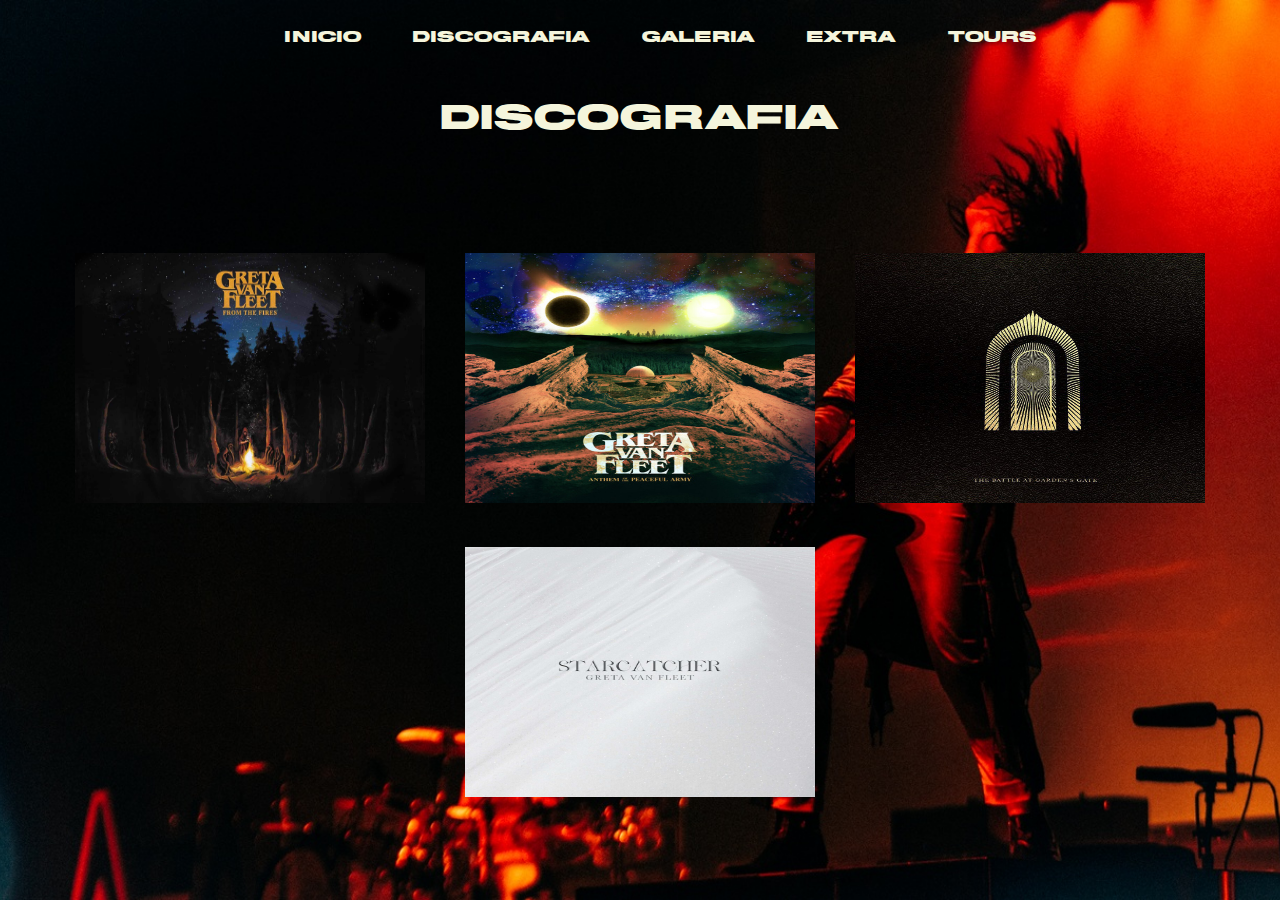
<file: discografia.html>
<!DOCTYPE html>
<html lang="en">
<head>
    <meta charset="UTF-8">
    <meta name="viewport" content="width=device-width, initial-scale=1.0">
    <meta http-equiv="X-UA-Compatible" content="IE=7">
    <link rel="stylesheet" href="styles.css">
    <title>Document</title>
</head>
<body class="body2">
    <header>
        <nav>
            <ul>
                <li><a href="index.html" class="botones">INICIO</a></li>
                <li><a href="discografia.html" class="botones">DISCOGRAFIA</a></li>
                <li><a href="galeria.html" class="botones">GALERIA</a></li>
                <li><a href="novedades.html" class="botones">EXTRA</a></li>
                <li><a href="tours.html" class="botones">TOURS</a></li>
            </ul>
        </nav>
    </header>  
    
    <main>
        <h2>DISCOGRAFIA</h2>
    </main>
<section>
<div class="a1"><a href="https://open.spotify.com/intl-es/album/6uSnHSIBGKUiW1uKQLYZ7w?si=dbg8a2FrSVGw30vPpQ81Og"><img src="img disc/From the fires 1.jpg" alt="tapa del primer disco"></div>
<div class="a2"></div><a href="https://open.spotify.com/intl-es/album/7zeCZY6rQRufc8IHGKyXGX?si=DPYu-h9XQyaHzF9q1OaZ3Q"><img src="img disc/Anthe for the peaceful army 2.jpg" alt="tapa del segundo disco"></div>
<div class="a3"></div><a href="https://open.spotify.com/intl-es/album/7kjLKy9JLbwM9F7eDQEnd2?si=B67mV8yHRa66UEoEWrY5Qw"><img src="img disc/The battle at gardens gate 3.jpg" alt="tapa del tercer disco"></div>
<div class="a4"></div><a href="https://open.spotify.com/intl-es/album/7i1NJXQNNFZPyjE0W3GPgE?si=afTckbH6TSuImHbBxSb9XQ"><img src="img disc/Starcatcher 4.jpg" alt="tapa del cuarto disco"></div>
</section>




</body>
</html>
</file>
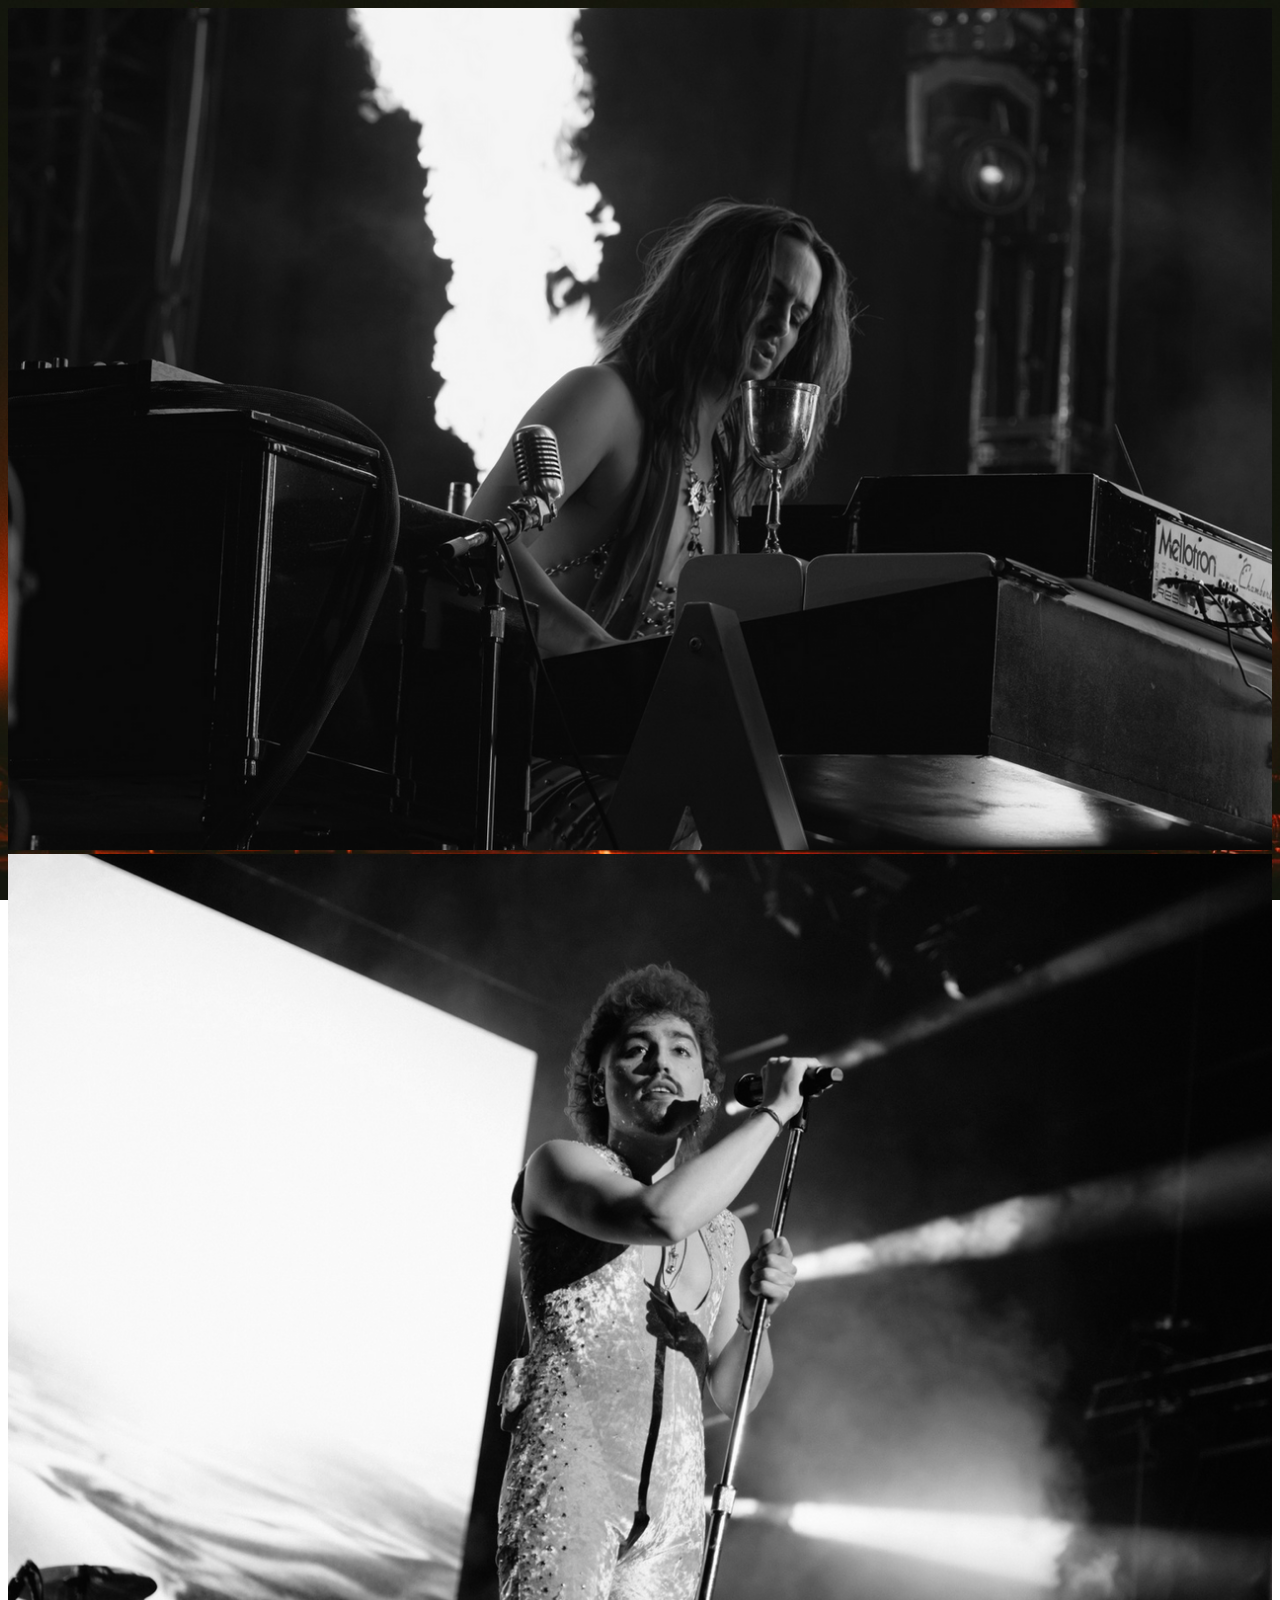
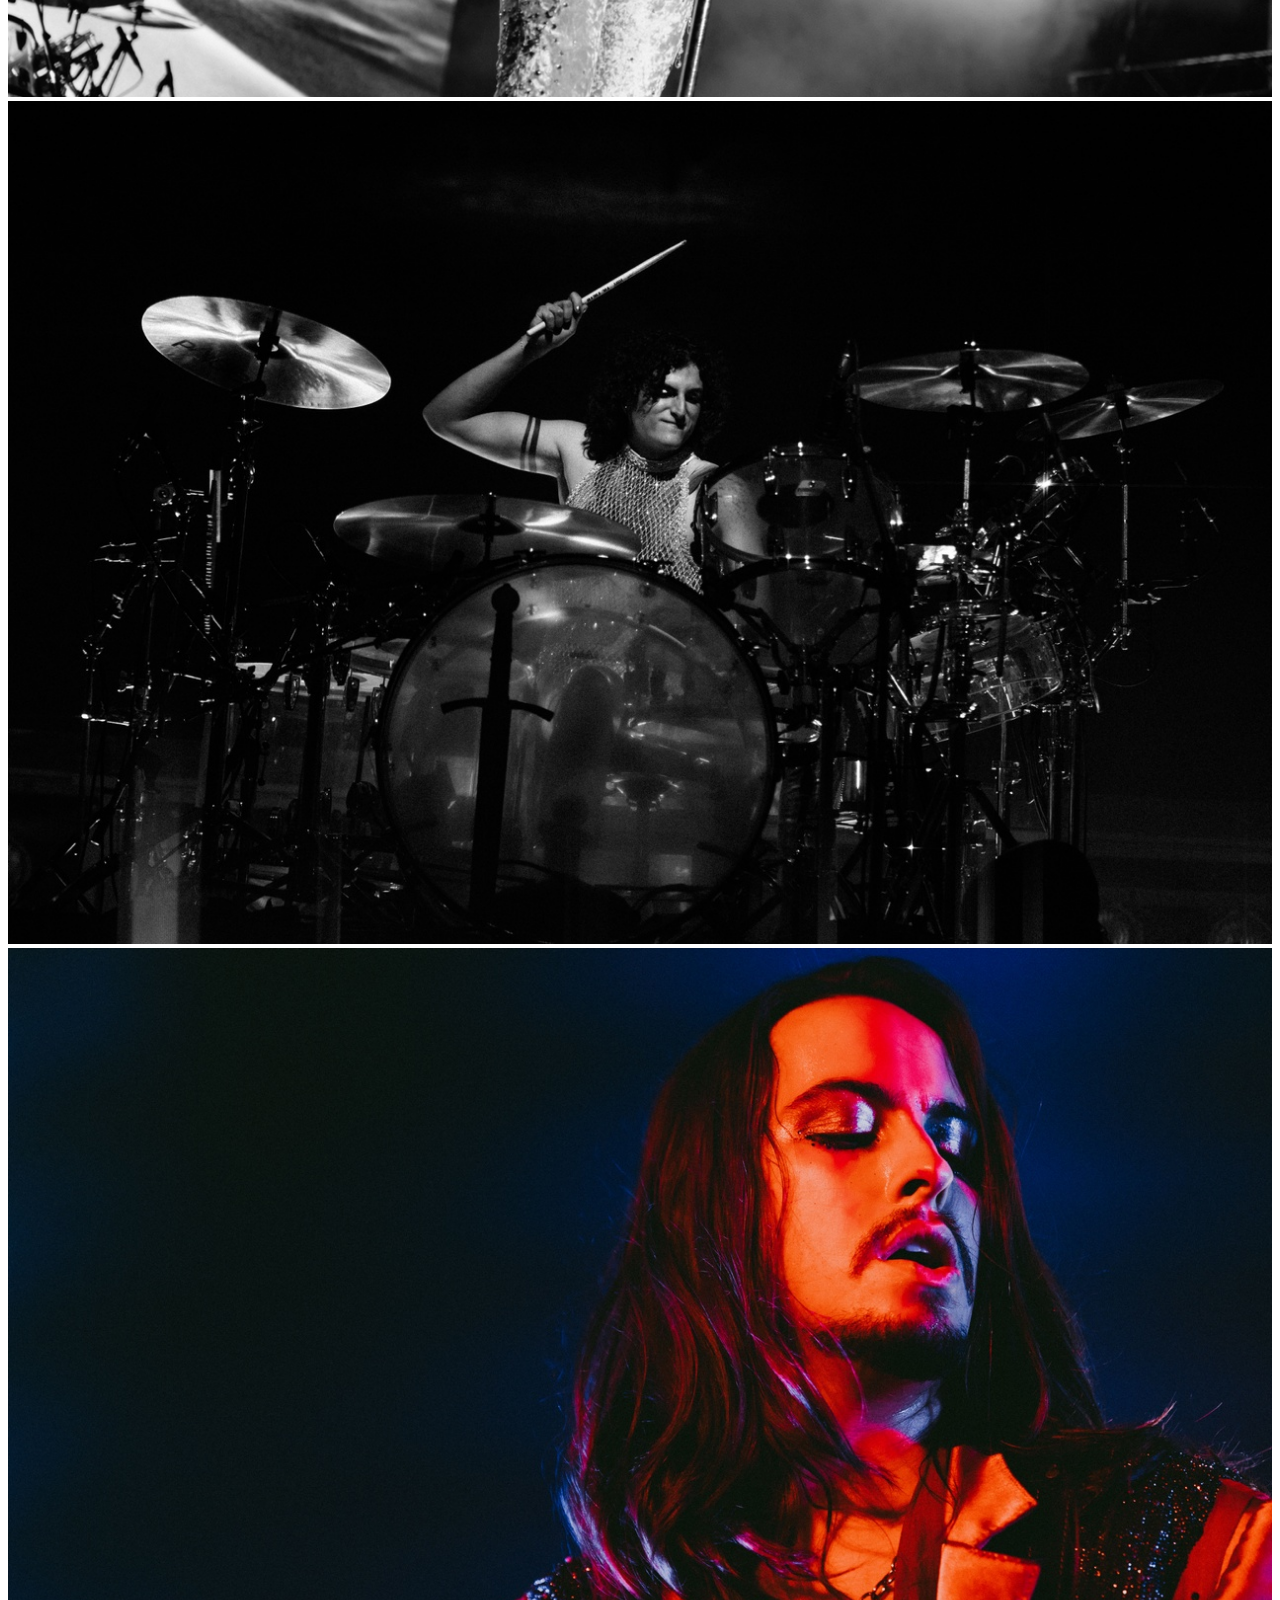
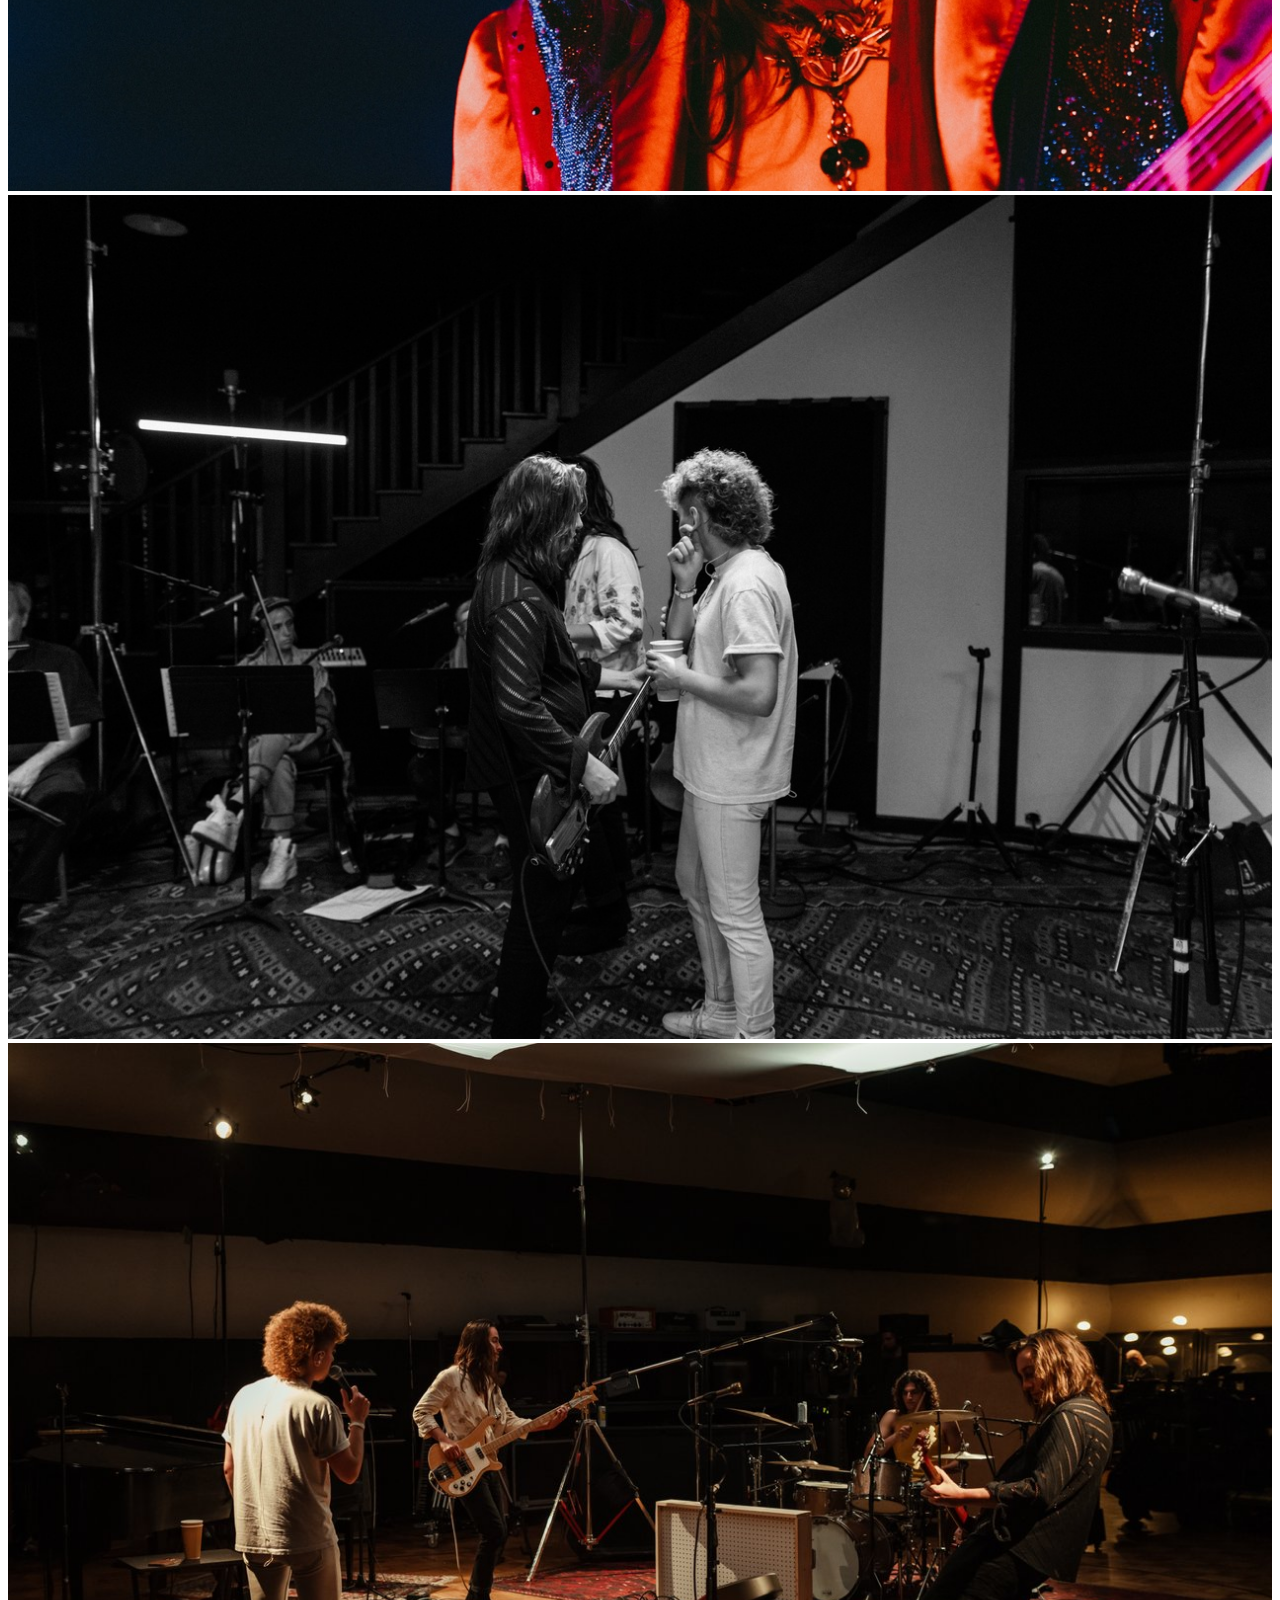
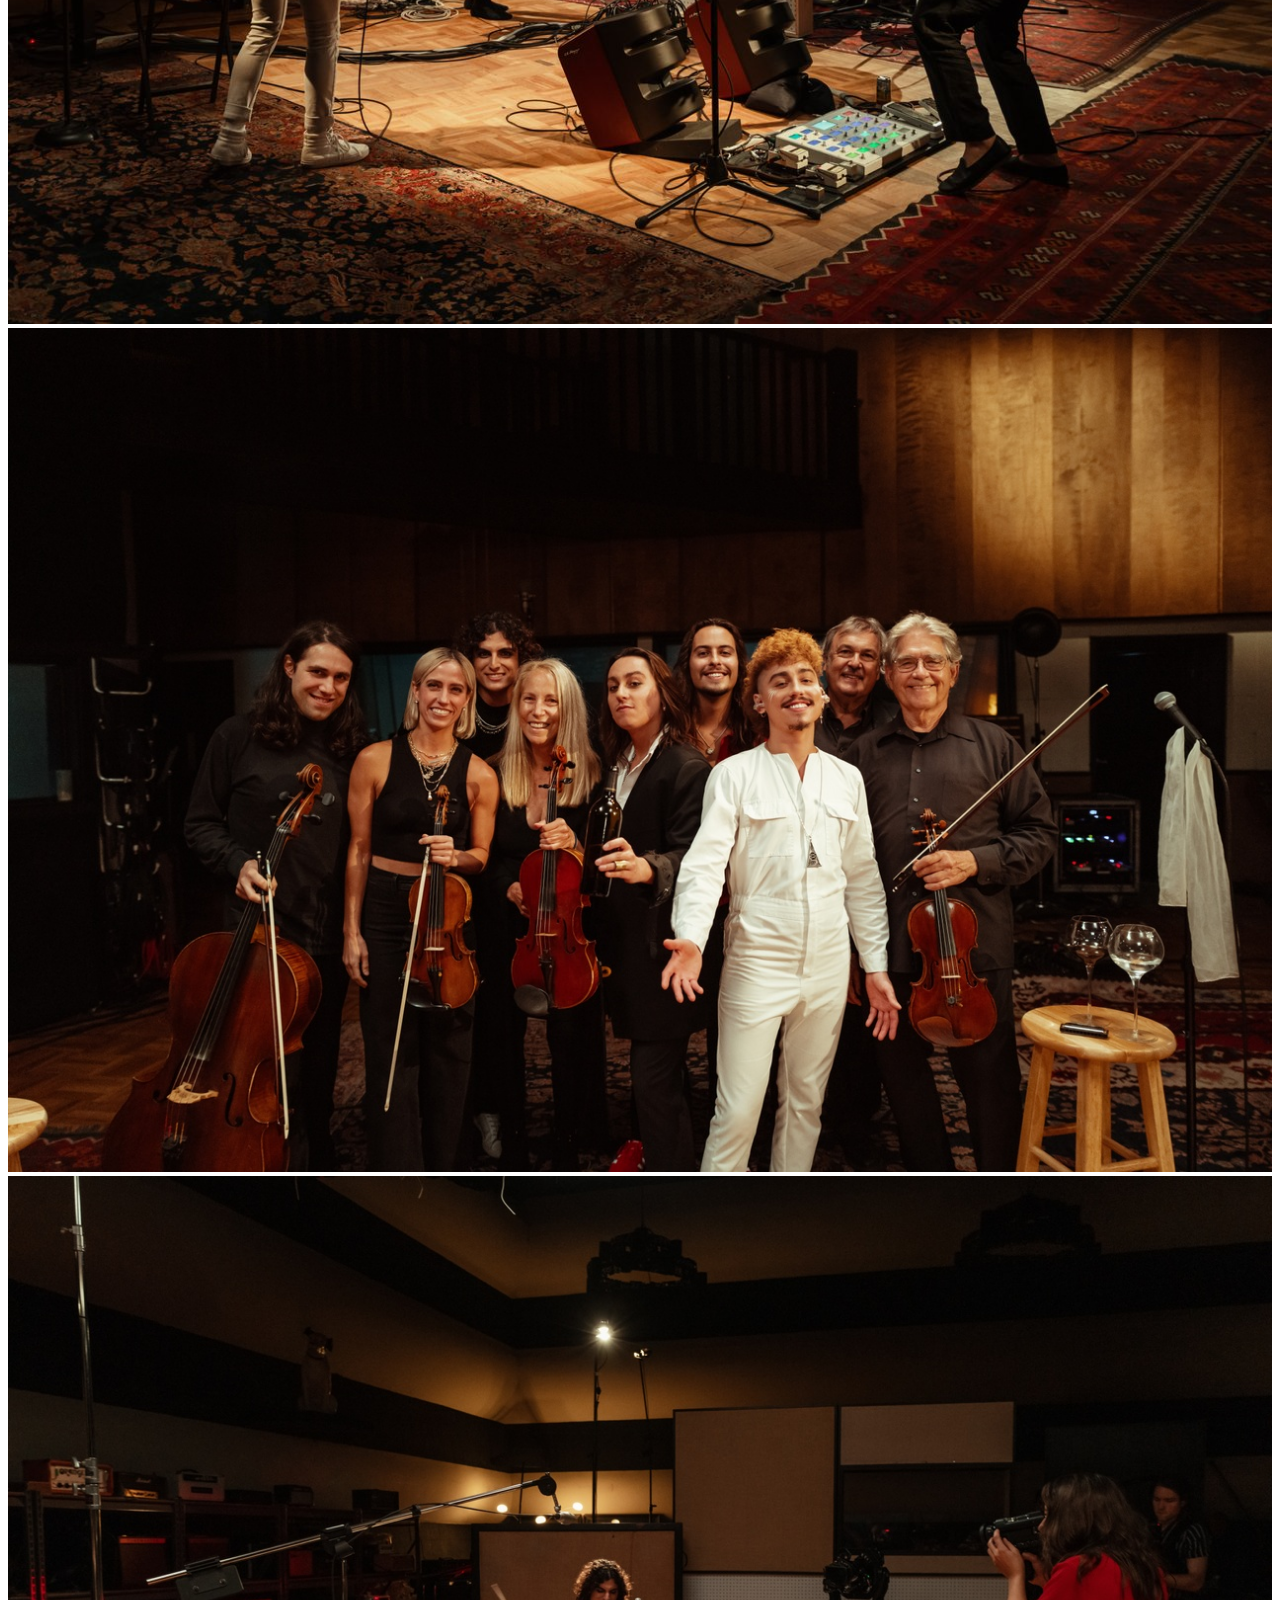
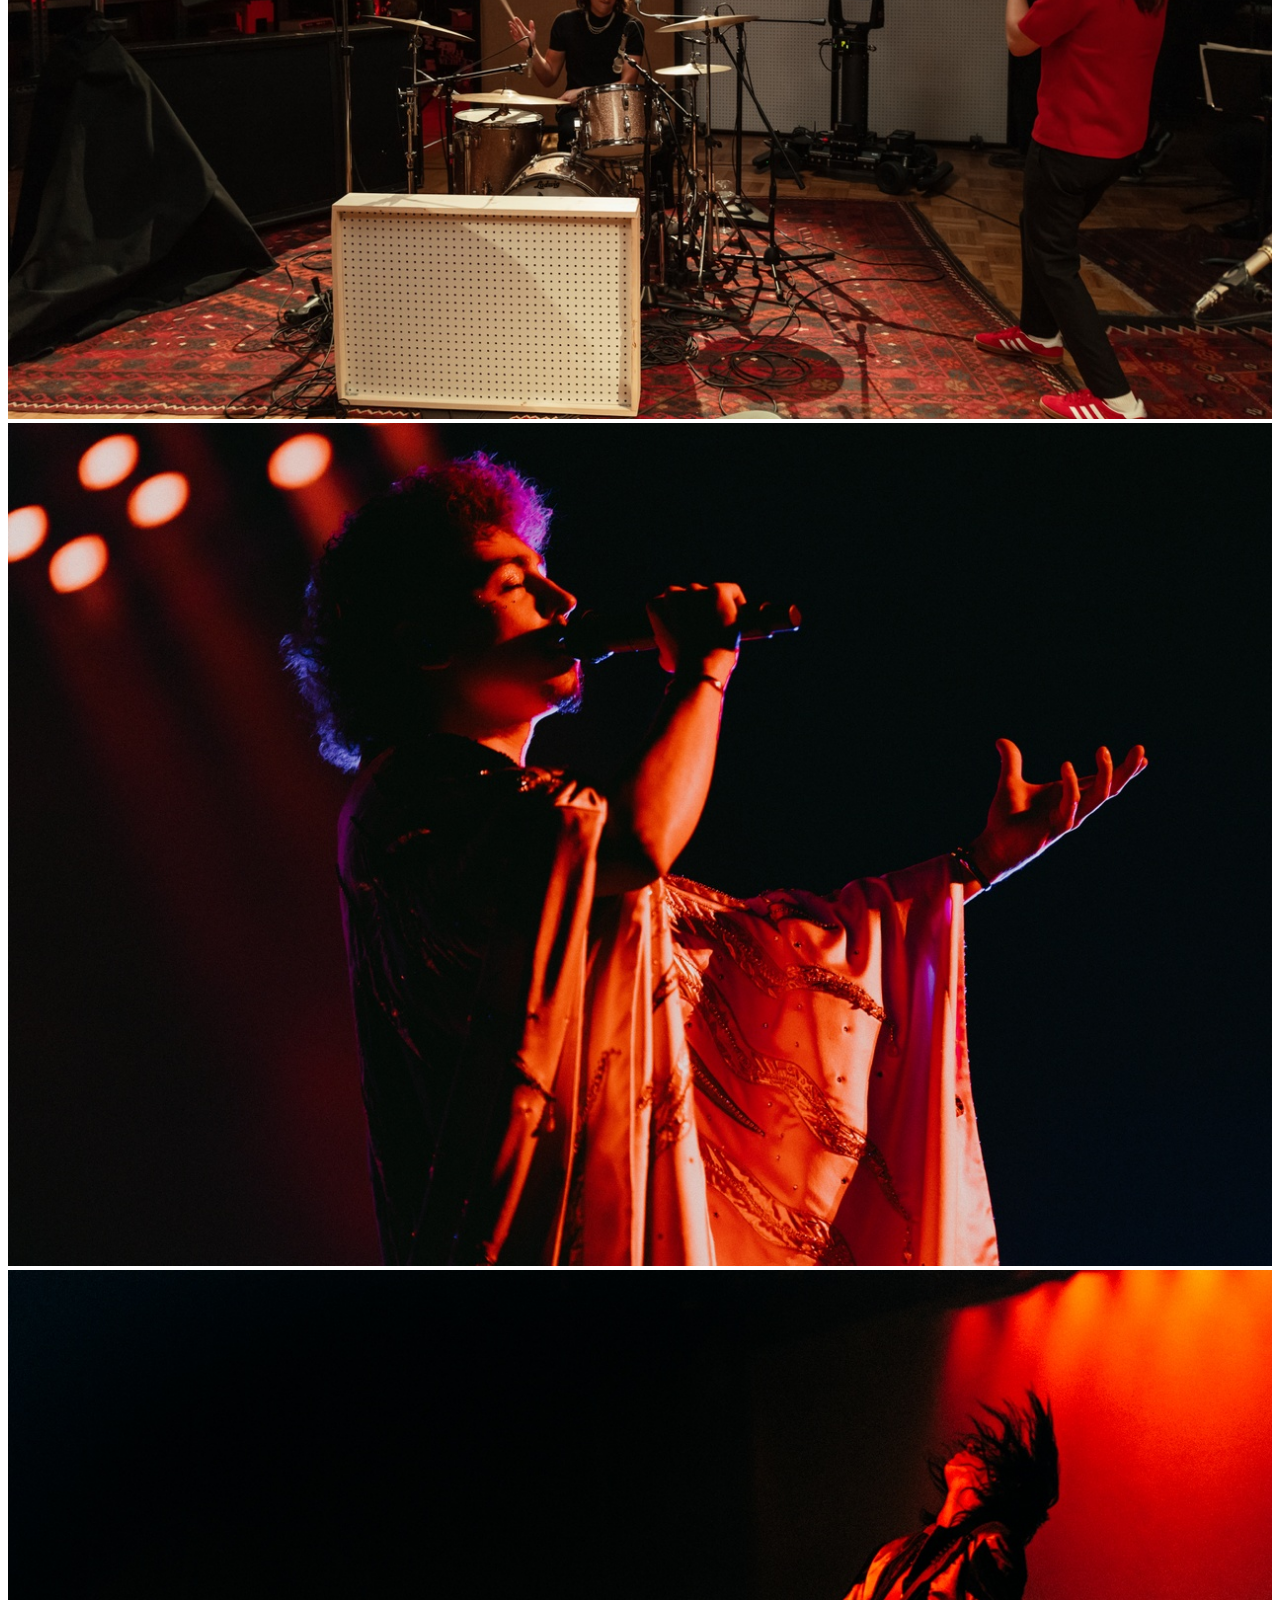
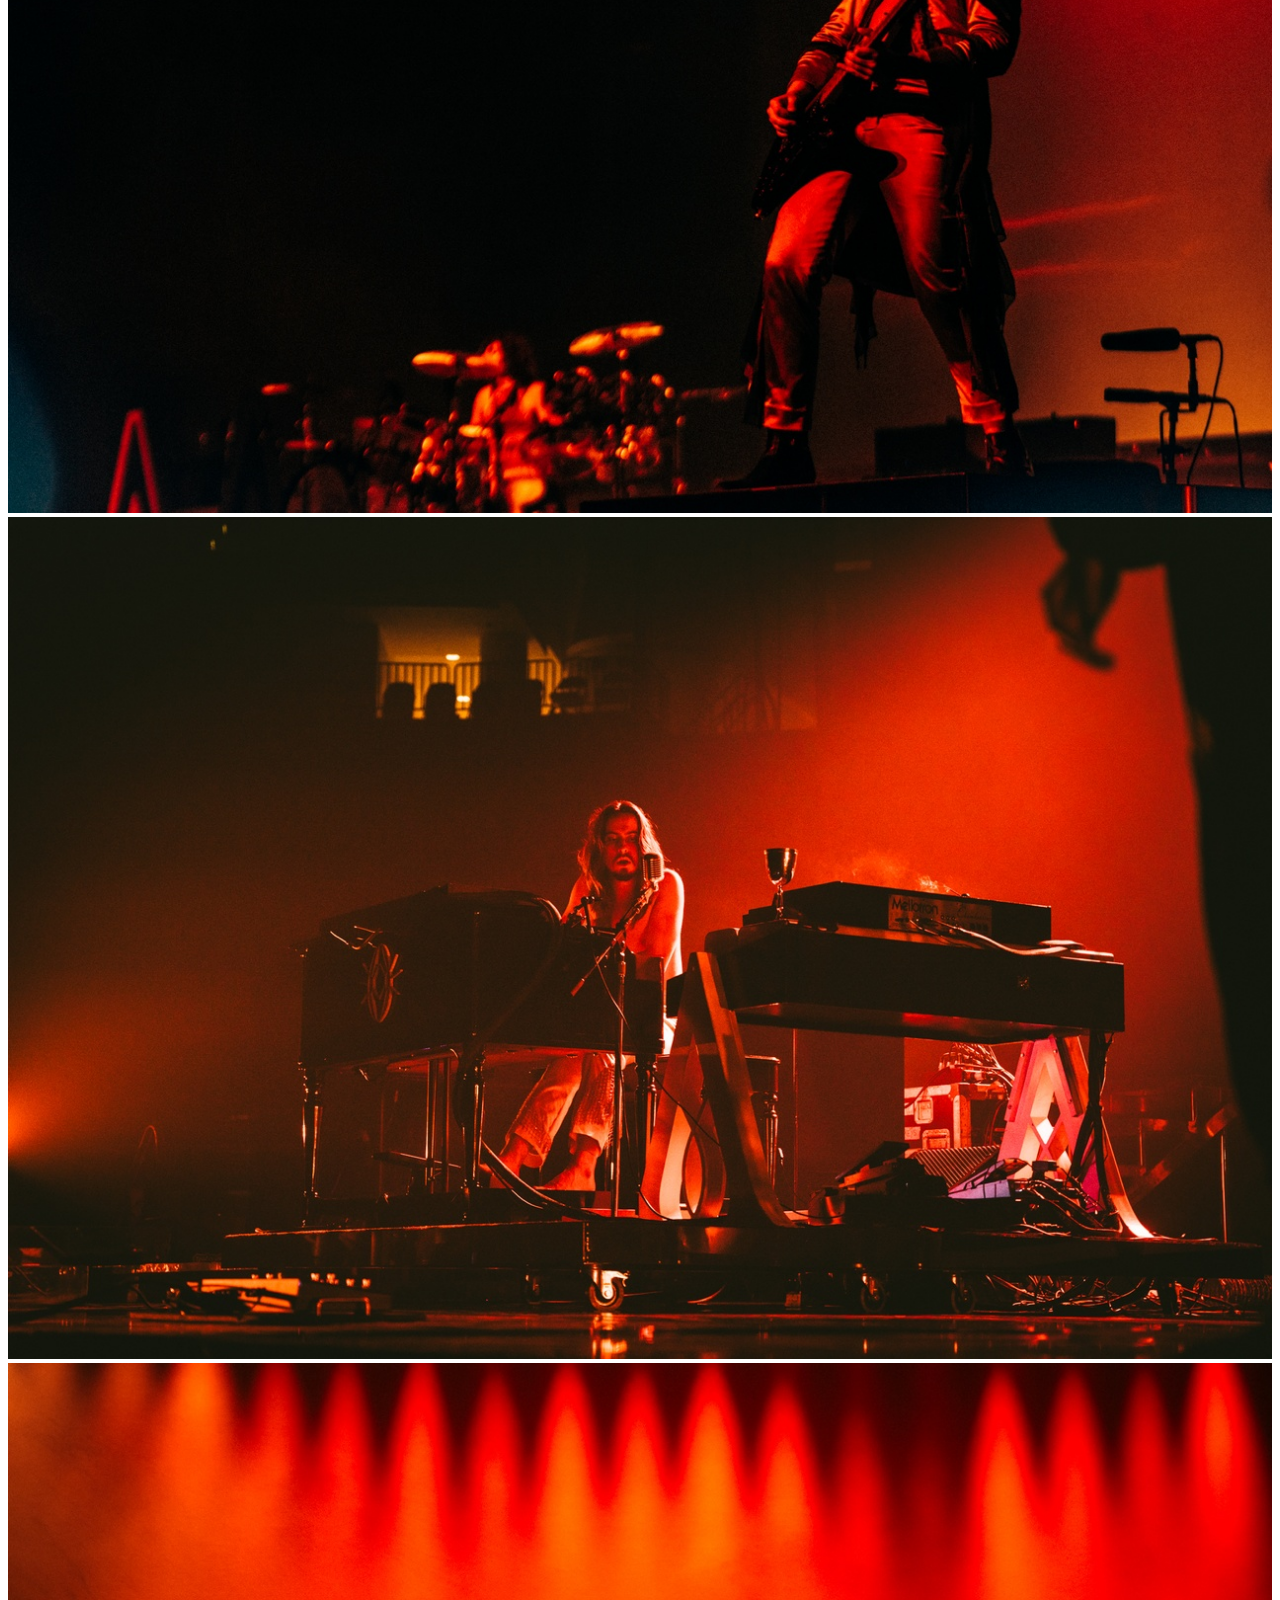
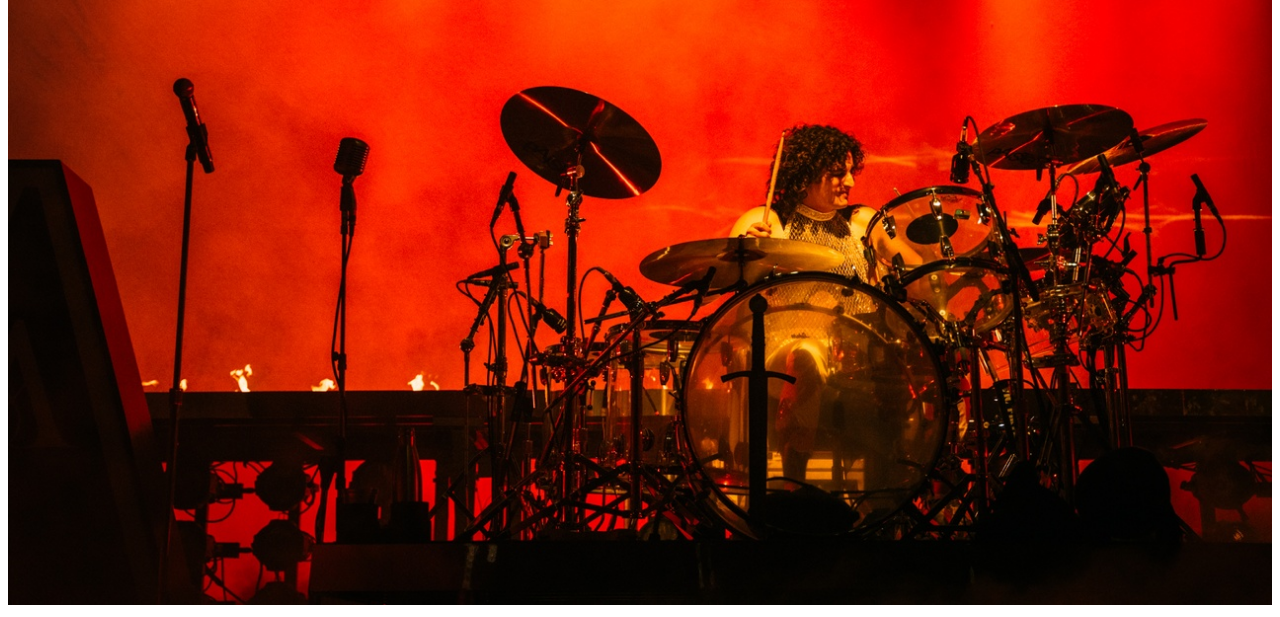
<file: galeria.html>
<!DOCTYPE html>
<html lang="en">

<head>
    <meta charset="UTF-8">
    <meta name="viewport" content="width=device-width, initial-scale=1.0">
    <meta http-equiv="X-UA-Compatible" content="IE=7">
    <link rel="stylesheet" href="styles.css">
    <title>Galeria</title>
    
</head>

<body class="body3">


<div class="gal"> 
<img src="imgs/1.png" alt="foto de la banda">
<img src="imgs/2.png" alt="foto de la banda">
<img src="imgs/3.jpeg" alt="foto de la banda">
<img src="imgs/4.jpeg" alt="foto de la banda">
<img src="imgs/6.jpeg" alt="foto de la banda">
<img src="imgs/7.jpeg" alt="foto de la banda">
<img src="imgs/8.jpeg" alt="foto de la banda">
<img src="imgs/9.jpeg" alt="foto de la banda">
<img src="imgs/Body1.jpeg" alt="foto de la banda">
<img src="imgs/Body2.jpeg" alt="foto de la banda">
<img src="imgs/Body3.jpeg" alt="foto de la banda">
<img src="imgs/Body4.jpeg" alt="foto de la banda">
</div>  
</body>

</html>
</file>
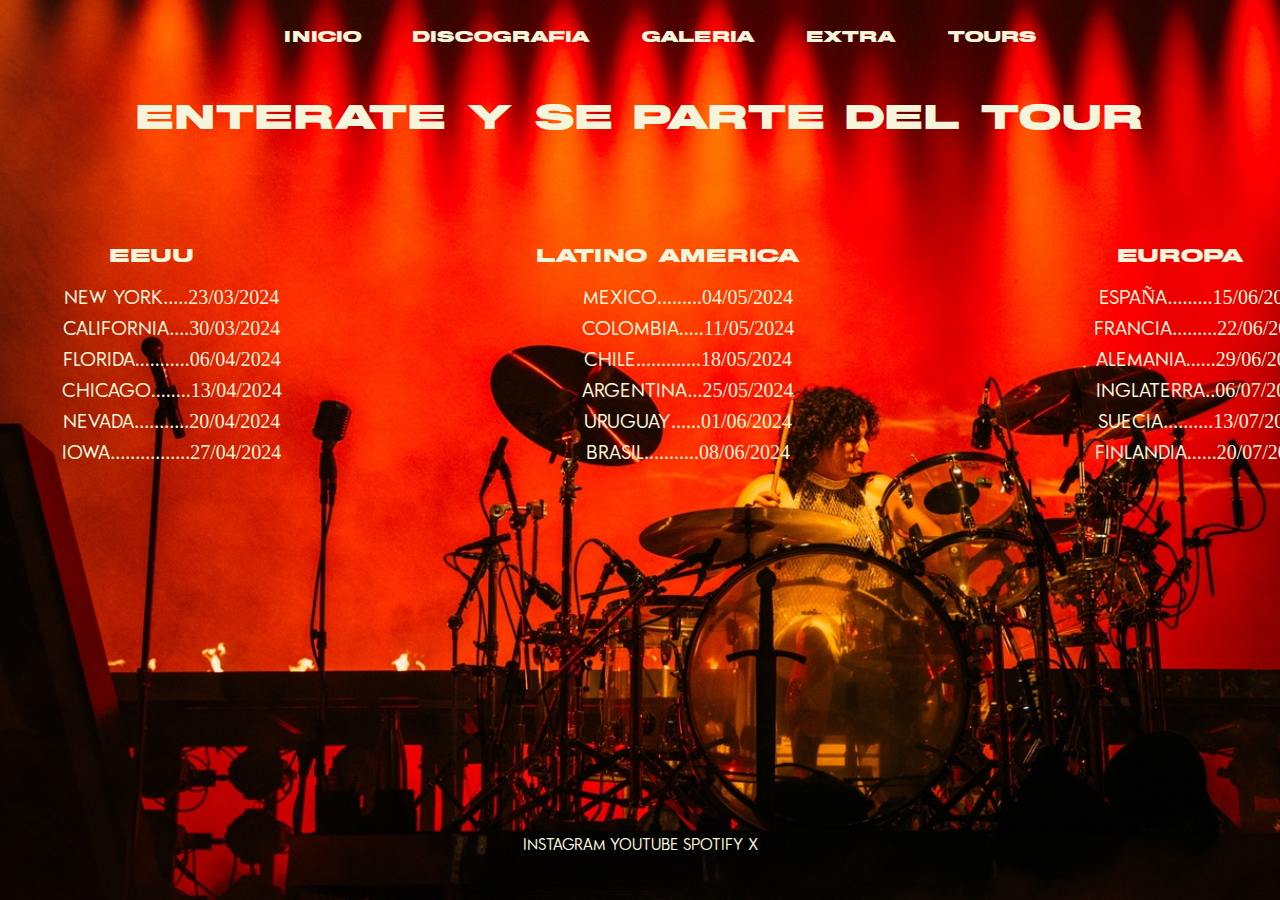
<file: tours.html>
<!DOCTYPE html>
<html lang="en">
<head>
    <meta charset="UTF-8">
    <meta name="viewport" content="width=device-width, initial-scale=1.0">
    <meta http-equiv="X-UA-Compatible" content="IE=7">
    <link rel="stylesheet" href="styles.css">
    <title>Tours</title>
</head>
<body class="body5">
    <header>
        <nav>
            <ul>
                <li><a href="index.html" class="botones">INICIO</a></li>
                <li><a href="discografia.html" class="botones">DISCOGRAFIA</a></li>
                <li><a href="galeria.html" class="botones">GALERIA</a></li>
                <li><a href="novedades.html" class="botones">EXTRA</a></li>
                <li><a href="tours.html" class="botones">TOURS</a></li>
            </ul>
        </nav>
    </header>

<main>
    <h2>ENTERATE Y SE PARTE DEL TOUR</h2>
</main>
<div class="contenedor">
<div>

</div> 
     <div><H3>EEUU</H3>
        <ul>
            <li>NEW YORK.....23/03/2024</li>
            <li>CALIFORNIA....30/03/2024</li>
            <li>FLORIDA...........06/04/2024</li>
            <li>CHICAGO........13/04/2024</li>
            <li>NEVADA...........20/04/2024</li>
            <li>IOWA................27/04/2024</li>
        </ul>
    </div>
<div>

</div>
    <div><h3>LATINO AMERICA</h3>
        <ul>
            <li>MEXICO.........04/05/2024</li>
            <li>COLOMBIA.....11/05/2024</li>
            <li>CHILE.............18/05/2024</li>
            <li>ARGENTINA...25/05/2024</li>
            <li>URUGUAY......01/06/2024</li>
            <li>BRASIL...........08/06/2024</li>
        </ul>
    </div>

<div>
</div>
     <div><h3>EUROPA</h3>
        <ul>
            <li>ESPAÑA.........15/06/2024</li>
            <li>FRANCIA.........22/06/2024</li>
            <li>ALEMANIA......29/06/2024</li>
            <li>INGLATERRA..06/07/2024</li>
            <li>SUECIA..........13/07/2024</li>
            <li>FINLANDIA......20/07/2024</li>
        </ul>
    </div>

</div>



<footer>
    <a href="https://www.instagram.com/gretavanfleet?utm_source=ig_web_button_share_sheet&igsh=ZDNlZDc0MzIxNw=="
        class="instagram">INSTAGRAM</a>
    <a href="https://www.youtube.com/@GretaVanFleet" class="youtube">YOUTUBE</a>
    <a href="https://open.spotify.com/intl-es/artist/4NpFxQe2UvRCAjto3JqlSl?si=U4x9JYztTxWo-k7qhEGykg"
        class="spotify">SPOTIFY</a>
    <a href="https://x.com/GretaVanFleet?s=20" class="X">X</a>
</footer>








    
</body>
</html>
</file>
<file: styles.css>
/*
*{
    margin: 0;
    padding: 0;
    box-sizing: border-box;}*/

@font-face {
    font-family: matroska;
    src: url(fonts/matroska-rppg6.ttf);}
@font-face {
    font-family: golane;
    src: url(fonts/GolaneRounded-Regular-BF65fbec836e931.otf);}

.body1{
    background-image: url(imgs/Body1.jpeg);
    background-position: center;
    background-repeat: no-repeat;
    background-attachment: fixed;
    background-size: cover;
  
    font-family: matroska;}
.body2{
    background-image: url(imgs/Body2.jpeg);
    background-position: center;
    background-repeat: no-repeat;
    background-attachment: fixed;
    background-size: cover;
    font-family: matroska;}
.body3{
    background-image: url(imgs/Body3.jpeg);
    background-position: center;
    background-repeat: no-repeat;
    background-attachment: fixed;
    background-size: cover;
    font-family: matroska;}
.body4{
    background-image: url(imgs/Body3.jpeg);
    background-position: center;
    background-repeat: no-repeat;
    background-attachment: fixed;
    background-size: cover;
    font-family: matroska;
    color: beige;}
.body5{
    background-image: url(imgs/Body4.jpeg);
    background-position: center;
    background-repeat: no-repeat;
    background-attachment: fixed;
    background-size: cover;
    color: beige;
    font-family: matroska;}

header{
        margin: 10px 50px;
        display: flex;
        justify-content: center;
        align-items: center; 
        flex-wrap: wrap;  
    }

/*portadas*/

section{
    display: flex;
    justify-content: center;
    align-items: center;
    flex-wrap: wrap;
}

section .a1{
    display: flex;
    justify-content: center;
    align-items: center;
    
}
section .a2{
    display: flex;
    justify-content: center;
    align-items: center;
}
section .a3{
    display: flex;
    justify-content: center;
    align-items: center;
    
}
section .a4{
    display: flex;
    justify-content: center;
    align-items: center;
    
}
img{
    margin: 20px 20px 20px 20px;
    width: 350px;
    height: 250px;
}
/*galeria*/
.gal img{
    margin: 0%;
    width: 100%;
    height: 100%;
    object-fit: cover;
}


/*menu*/

header nav ul{
    margin-top: 20px;
    list-style: none;
    gap: 50px;
    display: flex;
    justify-content: center;
    align-items: center;
    flex-wrap: wrap;
}
ul{
    display: flex;
    justify-content: center;
    align-items: center;
    flex-wrap: wrap;

}

main{
    margin: 5px 20px;
    font-size: 150%;
    display: flex;
    justify-content: center;
    align-items: center;
    flex-wrap: wrap;
}
h1{
    text-align: center;
    align-items: center;
    flex-wrap: wrap;
    color: beige;
}
h2{
  text-align: center;
  margin-bottom: 90px;
  flex-wrap: wrap;
  color: beige;
  
}
/*intentando que el menu me quede o de un lado o del otro cuando se achique*/
@media screen and (min-widrh: 600px) {
   ul{
        grid-template-columns: 1fr;
        grid-template-rows: 1fr;
    }
}
/*tours*/
h3{
    display: flex;
    justify-content: center;
    text-align: center;
    align-items: center;
    gap: 30px;
    flex-wrap: wrap;
    margin: 0px 70px;
    color: beige;
}
.contenedor{
    display: flex;
    justify-content: center;
    text-align: center;
    align-items: center;
    gap: 50px;
    margin: 20px 80px;
    
   
}
.contenedor ul li{
    justify-content: center;
    list-style: none;
    margin: 2px 80px;
    flex-wrap: wrap;
    font-family: golane;
    font-size: 20px;
    text-align: center;
    display: flex;
}

footer{
    font-family: golane;
    color: beige;
    text-align: center;
    display: flex;
    justify-content: center;
    gap: 5px;
    margin-top: 100px;
}

.instagram{
    color: beige;
    margin-top: 250px;
    text-decoration: none;
}
.instagram:hover{
    color: #060B07;
    text-decoration:solid;
}
.youtube{
    color: beige;
    margin-top: 250px;
    text-decoration: none;
}
.youtube:hover{
    color: #060B07;
    text-decoration:solid;
}
.spotify{
    color: beige;
    margin-top: 250px;
    text-decoration: none;
}
.spotify:hover{
    color: #060B07;
    text-decoration:solid;

}
.X{ color: beige;
    margin-top: 250px;
    text-decoration: none;
}
.X:hover{
    color: #060B07;
    text-decoration:solid;

}
/*BOTONES NAVEGACION*/
.botones{
    color: beige;
    text-decoration: none;
}
.botones:hover{
    color: #060B07;
    text-decoration:solid;}
</file>
